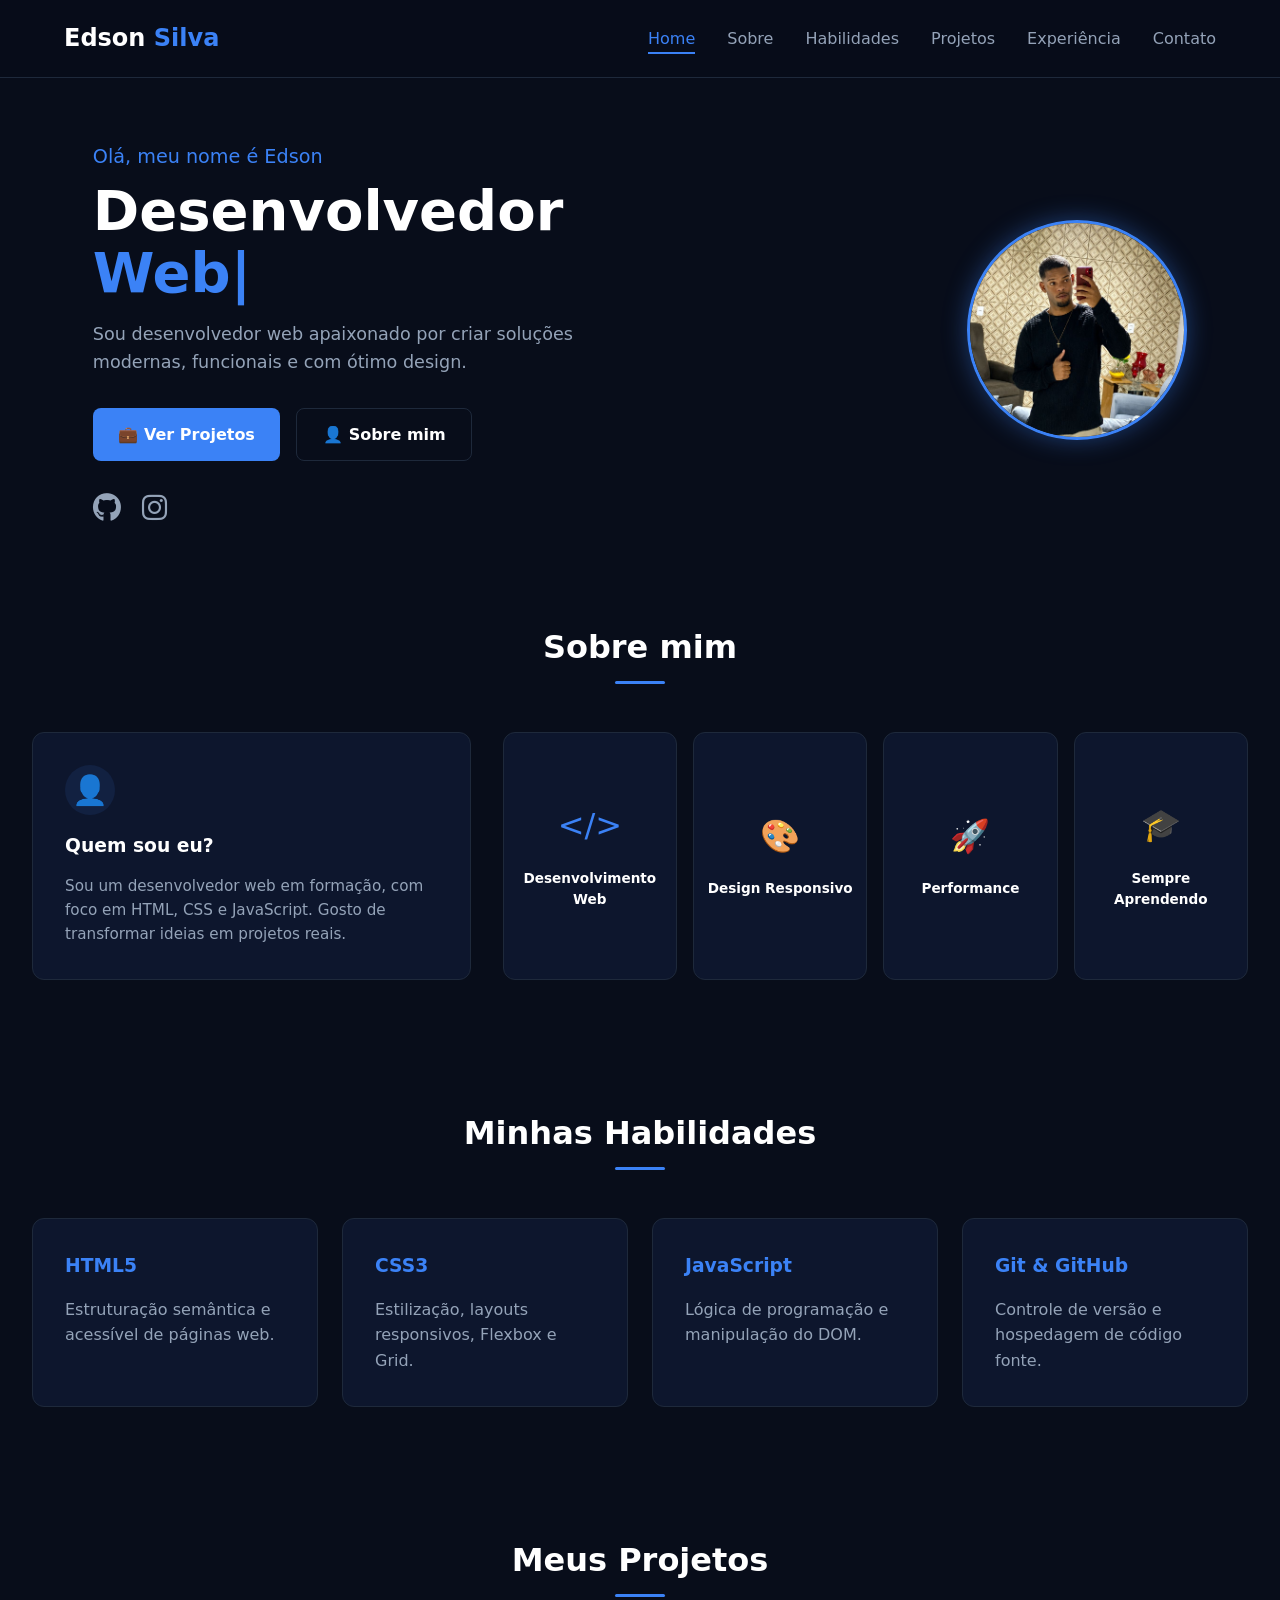
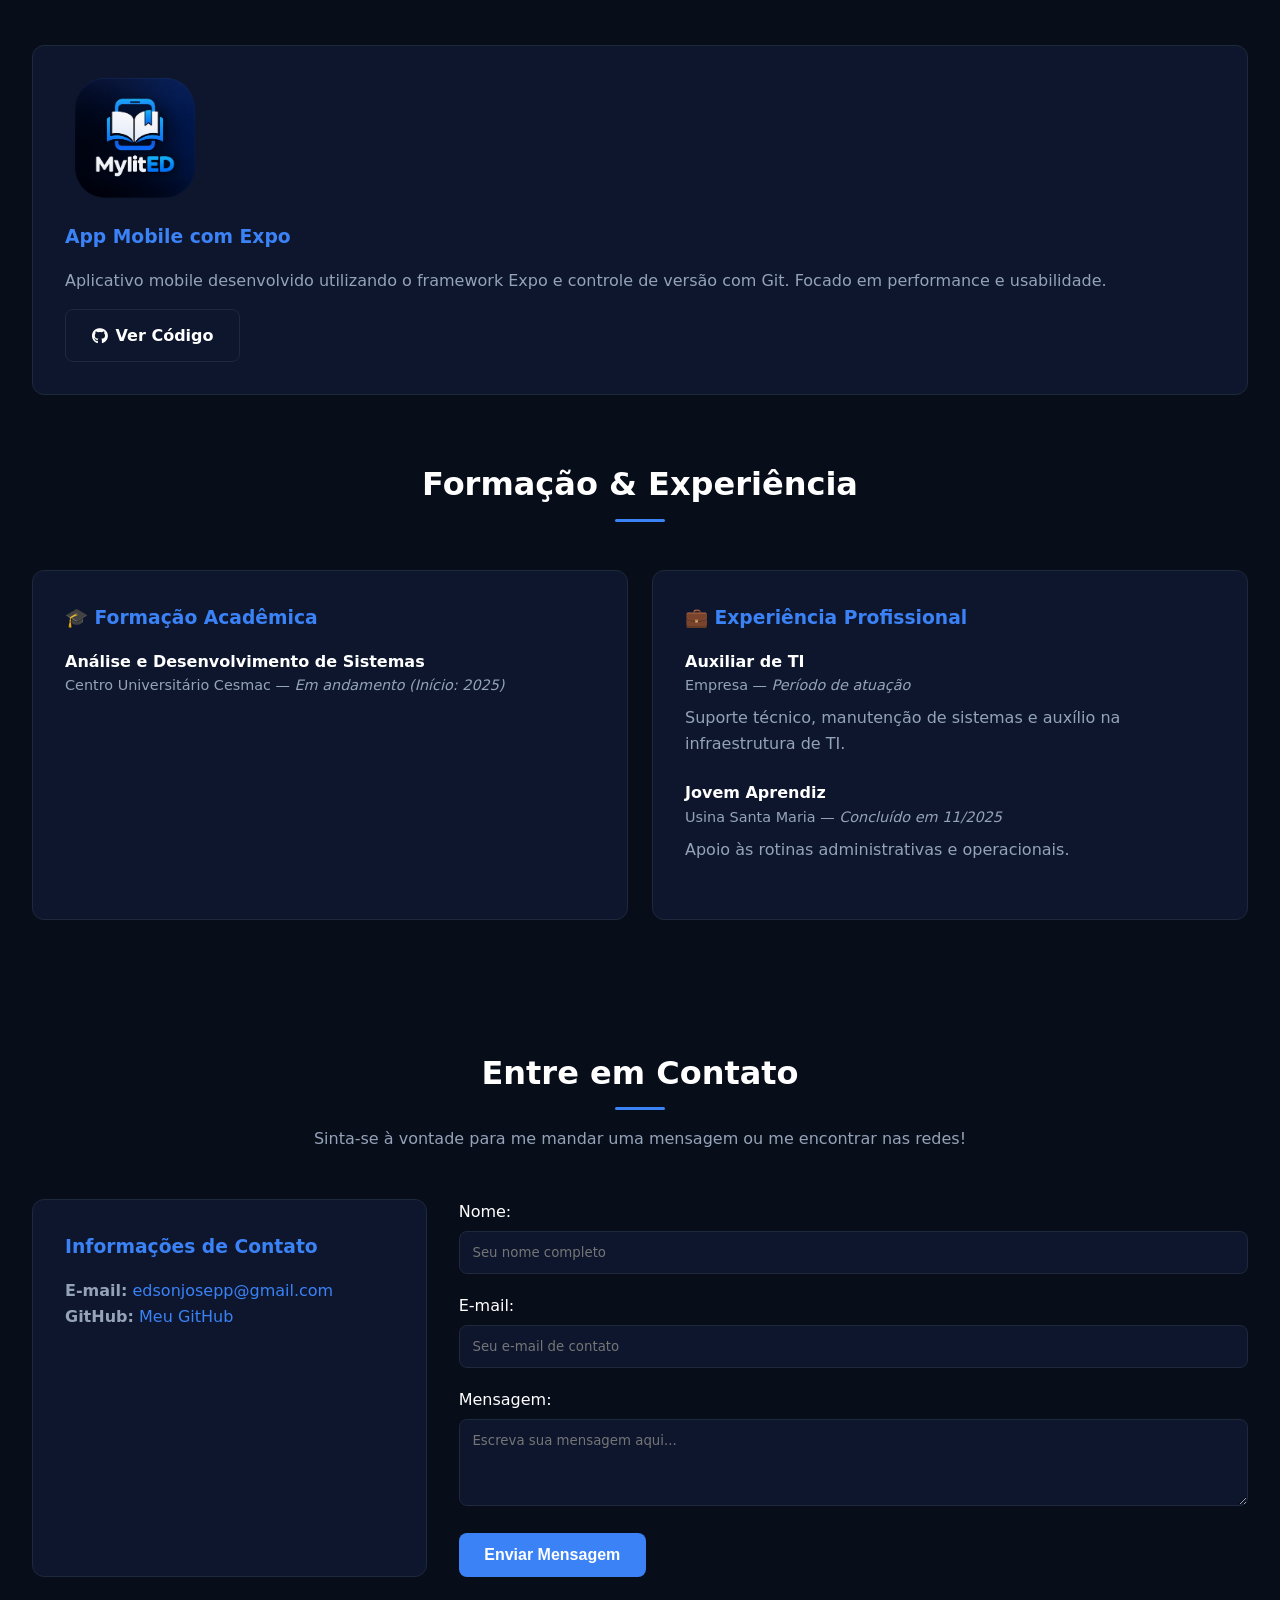
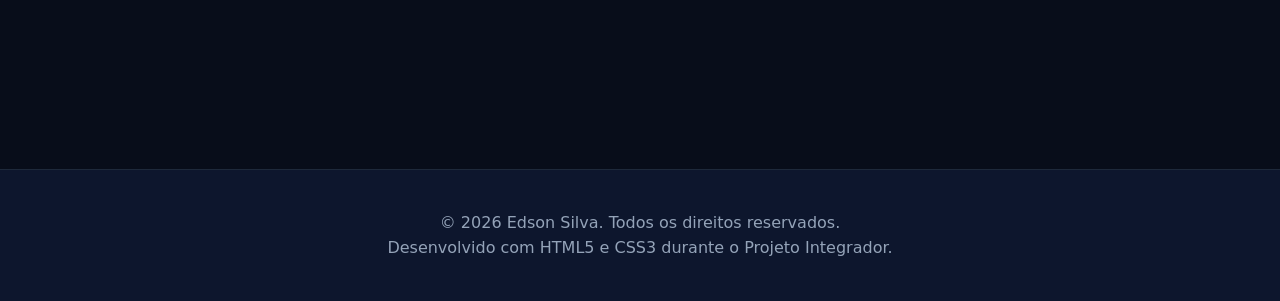
<file: index.html>
<!DOCTYPE html>
<html lang="pt-BR">
<head>
    <meta charset="UTF-8">
    <meta name="viewport" content="width=device-width, initial-scale=1.0">
    <title>Edson Silva | Portfólio</title>
    
    <!-- Link do Font Awesome para os ícones -->
    <link rel="stylesheet" href="https://cdnjs.cloudflare.com/ajax/libs/font-awesome/6.4.0/css/all.min.css">
    
    <!-- Link do seu arquivo CSS (Este é o que devolve a cor e o layout!) -->
    <link rel="stylesheet" href="style.css">
</head>
<body>

    <!-- NAVBAR / MENU DE NAVEGAÇÃO -->
    <header>
        <nav>
            <a href="#" class="logo">Edson <span>Silva</span></a>
            <ul>
                <li><a href="#home" class="active">Home</a></li>
                <li><a href="#sobre">Sobre</a></li>
                <li><a href="#habilidades">Habilidades</a></li>
                <li><a href="#projetos">Projetos</a></li>
                <li><a href="#experiencia">Experiência</a></li>
                <li><a href="#contato">Contato</a></li>
            </ul>
        </nav>
    </header>

    <main>
        <!-- SEÇÃO HOME / APRESENTAÇÃO -->
        <section id="home">
            <div class="home-content">
                <p class="saudacao">Olá, meu nome é Edson</p>
                <h1>Desenvolvedor <br><span class="destaque-blue">Web</span><span class="cursor">|</span></h1>
                <p class="descricao">Sou desenvolvedor web apaixonado por criar soluções modernas, funcionais e com ótimo design.</p>
                
                <div class="home-buttons">
                    <a href="#projetos" class="btn btn-primary">💼 Ver Projetos</a>
                    <a href="#sobre" class="btn btn-outline">👤 Sobre mim</a>
                </div>

                <div class="redes-sociais">
                    <a href="LINK_DO_SEU_GITHUB" target="_blank" class="icon-link">
                        <i class="fa-brands fa-github"></i>
                    </a>
                    <a href="https://www.instagram.com/edson.flh?stkn=YnhocXdoY2M0cG9u&utm_source=qr" target="_blank" class="icon-link">
                        <i class="fa-brands fa-instagram"></i>
                    </a>
                </div>
            </div>

            <div class="home-img">
                <img src="assets/images/perfil.jpg" alt="Foto de perfil de Edson">
            </div>
        </section>

        <!-- SEÇÃO SOBRE MIM -->
        <section id="sobre">
            <h2 class="titulo-secao">Sobre mim</h2>
            
            <div class="sobre-container">
                <div class="card-quem-sou">
                    <div class="icon-avatar">👤</div>
                    <h3>Quem sou eu?</h3>
                    <p>Sou um desenvolvedor web em formação, com foco em HTML, CSS e JavaScript. Gosto de transformar ideias em projetos reais.</p>
                </div>

                <div class="grid-diferenciais">
                    <div class="card-diferencial">
                        <span class="icon-card">&lt;/&gt;</span>
                        <h4>Desenvolvimento Web</h4>
                    </div>
                    <div class="card-diferencial">
                        <span class="icon-card">🎨</span>
                        <h4>Design Responsivo</h4>
                    </div>
                    <div class="card-diferencial">
                        <span class="icon-card">🚀</span>
                        <h4>Performance</h4>
                    </div>
                    <div class="card-diferencial">
                        <span class="icon-card">🎓</span>
                        <h4>Sempre Aprendendo</h4>
                    </div>
                </div>
            </div>
        </section>

        <!-- SEÇÃO HABILIDADES -->
        <section id="habilidades">
            <h2 class="titulo-secao">Minhas Habilidades</h2>

            <div class="grid-cards">
                <article class="card-item">
                    <h3>HTML5</h3>
                    <p>Estruturação semântica e acessível de páginas web.</p>
                </article>

                <article class="card-item">
                    <h3>CSS3</h3>
                    <p>Estilização, layouts responsivos, Flexbox e Grid.</p>
                </article>

                <article class="card-item">
                    <h3>JavaScript</h3>
                    <p>Lógica de programação e manipulação do DOM.</p>
                </article>

                <article class="card-item">
                    <h3>Git & GitHub</h3>
                    <p>Controle de versão e hospedagem de código fonte.</p>
                </article>
            </div>
        </section>

        <!-- SEÇÃO PROJETOS -->
        <section id="projetos">
            <h2 class="titulo-secao">Meus Projetos</h2>

            <!-- COLE O SEU NOVO PROJETO AQUI -->
               <article class="card-item card-projeto">
                    <img src="assets/images/mobile.png" alt="Logotipo do aplicativo MylitED">
                    
                    <h3>App Mobile com Expo</h3>
                    <p>Aplicativo mobile desenvolvido utilizando o framework Expo e controle de versão com Git. Focado em performance e usabilidade.</p>
                    
                    <div class="projeto-links">
                        <a href="https://github.com/Edson-Jose/MylitED" target="_blank" class="btn btn-outline">
                            <i class="fa-brands fa-github"></i> Ver Código
                        </a>
                    </div>
                </article>

                <!-- <article class="card-item card-projeto">
                    <img src="assets/images/projeto2.jpg" alt="Prévia do Projeto 2">
                    <h3>Projeto 2 — Nome do Projeto</h3>
                    <p>Descrição simples do que o projeto faz e qual problema ele resolve.</p>
                    <p class="techs"><strong>Tecnologias:</strong> HTML5, CSS3, JavaScript</p>
                    <div class="projeto-links">
                        <a href="#" target="_blank" class="btn btn-outline">Ver Código</a>
                        <a href="#" target="_blank" class="btn btn-primary">Ver Projeto</a>
                    </div>
                </article>
            </div>
        </section>

        <!-- SEÇÃO EXPERIÊNCIA E FORMAÇÃO -->
        <section id="experiencia">
            <h2 class="titulo-secao">Formação & Experiência</h2>

            <div class="grid-experiencias">
                <div class="card-item">
                    <h3>🎓 Formação Acadêmica</h3>
                    <ul class="lista-experiencia">
                        <li>
                            <h4>Análise e Desenvolvimento de Sistemas</h4>
                            <p class="subtitulo">Centro Universitário Cesmac — <em>Em andamento (Início: 2025)</em></p>
                        </li>
                    </ul>
                </div>

                <div class="card-item">
                    <h3>💼 Experiência Profissional</h3>
                    <ul class="lista-experiencia">
                        <li>
                            <h4>Auxiliar de TI</h4>
                            <p class="subtitulo">Empresa — <em>Período de atuação</em></p>
                            <p>Suporte técnico, manutenção de sistemas e auxílio na infraestrutura de TI.</p>
                        </li>
                        <li>
                            <h4>Jovem Aprendiz</h4>
                            <p class="subtitulo">Usina Santa Maria — <em>Concluído em 11/2025</em></p>
                            <p>Apoio às rotinas administrativas e operacionais.</p>
                        </li>
                    </ul>
                </div>
            </div>
        </section>

       <!-- SEÇÃO CONTATO -->
<section id="contato">
    <h2 class="titulo-secao">Entre em Contato</h2>
    <p class="subtitulo-contato">Sinta-se à vontade para me mandar uma mensagem ou me encontrar nas redes!</p>

    <div class="contato-container">
        <div class="card-item">
            <h3>Informações de Contato</h3>
            <p><strong>E-mail:</strong> <a href="mailto:edsonjosepp@gmail.com">edsonjosepp@gmail.com</a></p>
            <p><strong>GitHub:</strong> <a href="https://github.com/Edson-Jose" target="_blank">Meu GitHub</a></p>
        </div>

        <!-- Formulário Otimizado do FormSubmit -->
        <form class="form-contato" action="https://formsubmit.co/edsonjosepp@gmail.com" method="POST">
            <!-- 1. Desativa a tela de "Não sou um robô" (Captcha) -->
            <input type="hidden" name="_captcha" value="false">
            
            <!-- 2. Redireciona direto para a sua tela de sucesso no Live Server -->
            <input type="hidden" name="_next" value="https://edson-jose.github.io/Meu-Portfolio-/obrigado.html">
            
            <!-- 3. Define o assunto do e-mail que vai chegar para você -->
            <input type="hidden" name="_subject" value="Nova mensagem do seu Portfólio!">
            
            <!-- 4. Formata o e-mail para chegar com um visual mais bonito (tabela) -->
            <input type="hidden" name="_template" value="table">
            
            <div class="campo">
                <label for="nome">Nome:</label>
                <input type="text" id="nome" name="name" placeholder="Seu nome completo" required>
            </div>

            <div class="campo">
                <label for="email">E-mail:</label>
                <input type="email" id="email" name="email" placeholder="Seu e-mail de contato" required>
            </div>

            <div class="campo">
                <label for="mensagem">Mensagem:</label>
                <textarea id="mensagem" name="message" rows="4" placeholder="Escreva sua mensagem aqui..." required></textarea>
            </div>

            <button type="submit" class="btn btn-primary">Enviar Mensagem</button>
        </form>
    </div>
</section>
    </main>

    <!-- RODAPÉ -->
    <footer>
        <p>&copy; 2026 Edson Silva. Todos os direitos reservados.</p>
        <p>Desenvolvido com HTML5 e CSS3 durante o Projeto Integrador.</p>
    </footer>

</body>
</html>
</file>
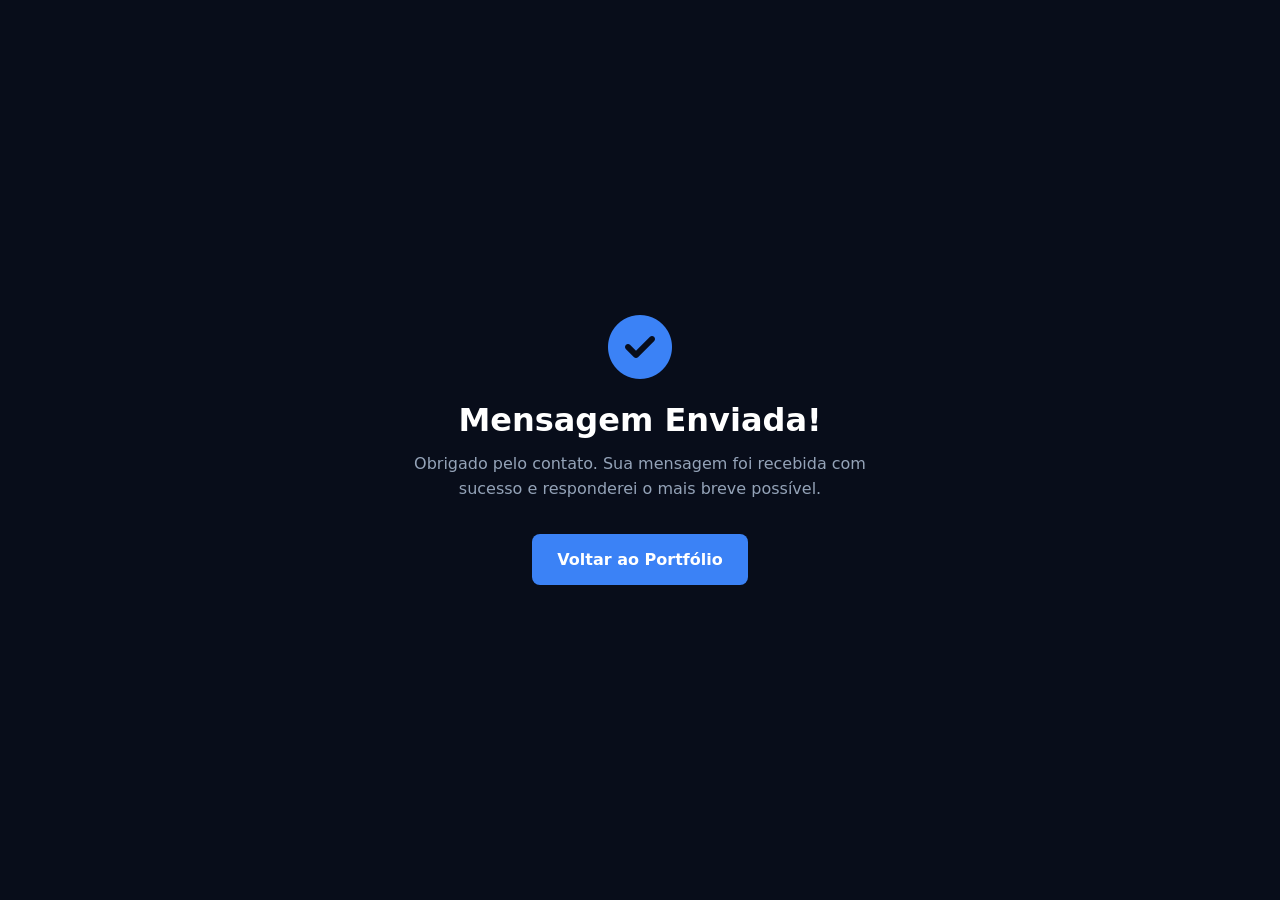
<file: obrigado.html>
<!DOCTYPE html>
<html lang="pt-BR">
<head>
    <meta charset="UTF-8">
    <meta name="viewport" content="width=device-width, initial-scale=1.0">
    <title>Mensagem Enviada | Edson Silva</title>
    <link rel="stylesheet" href="style.css">
    <link rel="stylesheet" href="https://cdnjs.cloudflare.com/ajax/libs/font-awesome/6.4.0/css/all.min.css">
    <style>
        .obrigado-container {
            min-height: 100vh;
            display: flex;
            flex-direction: column;
            align-items: center;
            justify-content: center;
            text-align: center;
            padding: 2rem;
            background-color: var(--bg-dark, #080d1a);
            color: #ffffff;
        }
        .icon-sucesso {
            font-size: 4rem;
            color: var(--primary, #3b82f6);
            margin-bottom: 1.5rem;
        }
        .obrigado-container h1 {
            font-size: 2rem;
            margin-bottom: 0.8rem;
        }
        .obrigado-container p {
            color: var(--text-gray, #94a3b8);
            margin-bottom: 2rem;
            max-width: 480px;
            line-height: 1.6;
        }
    </style>
</head>
<body>
    <div class="obrigado-container">
        <i class="fa-solid fa-circle-check icon-sucesso"></i>
        <h1>Mensagem Enviada!</h1>
        <p>Obrigado pelo contato. Sua mensagem foi recebida com sucesso e responderei o mais breve possível.</p>
        <a href="index.html" class="btn btn-primary">Voltar ao Portfólio</a>
    </div>
</body>
</html>
</file>
<file: style.css>
/* ==========================================================================
   1. CONFIGURAÇÕES GERAIS E VARIÁVEIS (TEMA ESCURO)
   ========================================================================== */
:root {
    --bg-dark: #080d1a;
    --bg-card: #0d162d;
    --bg-card-hover: #132042;
    --primary: #3b82f6;
    --primary-hover: #2563eb;
    --text-white: #ffffff;
    --text-gray: #94a3b8;
    --border-color: #1e293b;
    --font-family: 'Segoe UI', system-ui, -apple-system, sans-serif;
}

* {
    margin: 0;
    padding: 0;
    box-sizing: border-box;
}

html {
    scroll-behavior: smooth;
}

body {
    background-color: var(--bg-dark);
    color: var(--text-white);
    font-family: var(--font-family);
    line-height: 1.6;
}

main {
    max-width: 1440px; /* Aumentado de 1200px para expandir nas laterais */
    margin: 0 auto;
    padding: 0 2rem;
}

/* ==========================================================================
   2. NAVBAR
   ========================================================================== */
header {
    background-color: rgba(8, 13, 26, 0.9);
    backdrop-filter: blur(10px);
    position: sticky;
    top: 0;
    z-index: 1000;
    border-bottom: 1px solid var(--border-color);
}

nav {
    max-width: 1200px;
    margin: 0 auto;
    padding: 1.2rem 2rem;
    display: flex;
    justify-content: space-between;
    align-items: center;
}

.logo {
    font-size: 1.5rem;
    font-weight: bold;
    color: var(--text-white);
    text-decoration: none;
}

.logo span {
    color: var(--primary);
}

nav ul {
    display: flex;
    list-style: none;
    gap: 2rem;
}

nav ul a {
    color: var(--text-gray);
    text-decoration: none;
    font-weight: 500;
    transition: color 0.3s;
}

nav ul a:hover, nav ul a.active {
    color: var(--primary);
    border-bottom: 2px solid var(--primary);
    padding-bottom: 4px;
}


/* ==========================================================================
   3. SEÇÃO HOME
   ========================================================================== */
#home {
    min-height: auto; /* Remove a obrigação de ocupar a tela inteira à força */
    padding: 4rem 5% 2rem 5%; /* Reduz o espaço de cima (era 100vh, agora usa 4rem) */
    display: flex;
    flex-direction: row;
    align-items: center;
    justify-content: space-between;
    gap: 3rem;
    text-align: left;
}
.saudacao {
    color: var(--primary);
    font-size: 1.2rem;
    margin-bottom: 0.5rem;
}

h1 {
    font-size: 3.5rem;
    line-height: 1.1;
    margin-bottom: 1rem;
}

.destaque-blue {
    color: var(--primary);
}

.cursor {
    color: var(--primary);
    animation: piscar 1s infinite;
}

@keyframes piscar {
    0%, 100% { opacity: 1; }
    50% { opacity: 0; }
}

.descricao {
    color: var(--text-gray);
    font-size: 1.1rem;
    max-width: 500px;
    margin-bottom: 2rem;
}

/* BOTÕES DA HOME */
.home-buttons {
    display: flex;
    gap: 1rem;
    margin-bottom: 2rem;
}

.btn {
    padding: 0.8rem 1.6rem;
    border-radius: 8px;
    font-weight: 600;
    text-decoration: none;
    display: inline-flex;
    align-items: center;
    gap: 0.5rem;
    border: none;
    cursor: pointer;
    font-size: 1rem;
    transition: all 0.3s;
}

.btn-primary {
    background-color: var(--primary);
    color: var(--text-white);
}

.btn-primary:hover {
    background-color: var(--primary-hover);
}

.btn-outline {
    border: 1px solid var(--border-color);
    color: var(--text-white);
    background-color: transparent;
}

.btn-outline:hover {
    border-color: var(--primary);
    background-color: rgba(59, 130, 246, 0.1);
}

/* REDES SOCIAIS */
.social-links {
    display: flex;
    gap: 1.2rem;
}

.icon-link {
    margin-right: 1rem; /* Adiciona um espaço à direita de cada ícone */
    text-decoration: none; /* Garante que não apareça nenhum sublinhado */
    display: inline-block; /* Permite que a margem funcione corretamente */
}

.icon-link i {
    font-size: 1.8rem; /* Tamanho do ícone */
    color: var(--text-gray); /* Cor base */
    transition: color 0.3s, transform 0.3s;
}

.icon-link i:hover {
    color: var(--primary); /* Cor ao passar o mouse */
    transform: translateY(-3px);
}

/* FOTO DE PERFIL COM BORDA ILUMINADA */
.home-img img {
    width: 220px;
    height: 220px;
    border-radius: 50%;
    object-fit: cover;
    border: 3px solid var(--primary);
    box-shadow: 0 0 25px rgba(59, 130, 246, 0.4);
}

/* ==========================================================================
   4. TÍTULOS E ESTRUTURA GERAL DE SEÇÕES
   ========================================================================== */
section {
    padding: 4rem 0;
}

.titulo-secao {
    text-align: center;
    font-size: 2rem;
    margin-bottom: 3rem;
    position: relative;
}

.titulo-secao::after {
    content: '';
    display: block;
    width: 50px;
    height: 3px;
    background-color: var(--primary);
    margin: 0.5rem auto 0;
    border-radius: 2px;
}

/* ==========================================================================
   5. SEÇÃO SOBRE MIM
   ========================================================================== */
.sobre-container {
    display: flex; /* Usamos Flexbox aqui para garantir que fique lado a lado com segurança */
    gap: 2rem;
    align-items: stretch;
    width: 100%;
}

.card-quem-sou {
    background-color: var(--bg-card);
    padding: 2rem;
    border-radius: 12px;
    border: 1px solid var(--border-color);
    flex: 1; /* Ocupa 1 parte do espaço */
    min-width: 280px;
}

.icon-avatar {
    font-size: 1.8rem;
    background-color: rgba(59, 130, 246, 0.1);
    width: 50px;
    height: 50px;
    display: flex;
    align-items: center;
    justify-content: center;
    border-radius: 50%;
    margin-bottom: 1rem;
}

.card-quem-sou h3 {
    margin-bottom: 0.8rem;
}

.card-quem-sou p {
    color: var(--text-gray);
    font-size: 0.95rem;
}

/* OS 4 CARDS LADO A LADO EM COLUNAS */
.grid-diferenciais {
    display: flex; /* Força os 4 cards a ficarem estritamente em linha horizontal */
    gap: 1rem;
    flex: 2; /* Ocupa 2 partes do espaço, ficando maior que o 'Quem sou eu' */
}

.card-diferencial {
    background-color: var(--bg-card);
    padding: 1.5rem 0.5rem;
    border-radius: 12px;
    border: 1px solid var(--border-color);
    text-align: center;
    display: flex;
    flex-direction: column;
    align-items: center;
    justify-content: center;
    flex: 1; /* Cada um dos 4 cards divide o espaço igualmente */
    min-width: 0; /* Impede que o conteúdo estoure o card */
    transition: transform 0.3s, border-color 0.3s;
}

.card-diferencial:hover {
    transform: translateY(-5px);
    border-color: var(--primary);
    background-color: var(--bg-card-hover);
}

.icon-card {
    font-size: 2rem;
    color: var(--primary);
    margin-bottom: 1rem;
}

.card-diferencial h4 {
    font-size: 0.85rem;
    font-weight: 600;
}

/* ==========================================================================
   6. CARDS GERAIS (HABILIDADES, PROJETOS E EXPERIÊNCIA)
   ========================================================================== */
.grid-cards, .grid-experiencias {
    display: grid;
    grid-template-columns: repeat(auto-fit, minmax(250px, 1fr));
    gap: 1.5rem;
}

.card-item {
    background-color: var(--bg-card);
    padding: 2rem;
    border-radius: 12px;
    border: 1px solid var(--border-color);
    transition: transform 0.3s;
}

.card-item:hover {
    transform: translateY(-5px);
}

.card-item h3 {
    color: var(--primary);
    margin-bottom: 1rem;
}

.card-item p {
    color: var(--text-gray);
}

/* PROJETOS */
.card-projeto img {
    max-width: 120px;
    height: auto;
    display: block;
    margin: 0 0 1.5rem 10px;
    border-radius: 24px;
}

.card-projeto .techs {
    margin: 1rem 0;
    font-size: 0.9rem;
}

.projeto-links {
    display: flex;
    gap: 0.8rem;
    margin-top: 1rem;
}

/* LISTA DE EXPERIÊNCIAS */
.lista-experiencia {
    list-style: none;
}

.lista-experiencia li {
    margin-bottom: 1.5rem;
}

.lista-experiencia h4 {
    color: var(--text-white);
}

.lista-experiencia .subtitulo {
    font-size: 0.9rem;
    margin-bottom: 0.5rem;
}

/* ==========================================================================
   7. FORMULÁRIO E CONTATO
   ========================================================================== */
.subtitulo-contato {
    text-align: center;
    color: var(--text-gray);
    margin-top: -2rem;
    margin-bottom: 3rem;
}

.contato-container {
    display: grid;
    grid-template-columns: 1fr 2fr;
    gap: 2rem;
}

.contato-container a {
    color: var(--primary);
    text-decoration: none;
}

.form-contato .campo {
    margin-bottom: 1.2rem;
}

.form-contato label {
    display: block;
    margin-bottom: 0.4rem;
    font-weight: 500;
}

.form-contato input, .form-contato textarea {
    width: 100%;
    padding: 0.8rem;
    background-color: var(--bg-card);
    border: 1px solid var(--border-color);
    border-radius: 8px;
    color: var(--text-white);
    font-family: inherit;
}

.form-contato input:focus, .form-contato textarea:focus {
    outline: none;
    border-color: var(--primary);
}

/* ==========================================================================
   8. RODAPÉ
   ========================================================================== */
footer {
    text-align: center;
    padding: 2.5rem;
    background-color: var(--bg-card);
    border-top: 1px solid var(--border-color);
    color: var(--text-gray);
    margin-top: 4rem;
}

/* ==========================================================================
   9. RESPONSIVIDADE
   ========================================================================== */
@media (max-width: 992px) {
    .sobre-container, .contato-container {
        grid-template-columns: 1fr;
    }

    .grid-diferenciais {
        grid-template-columns: repeat(2, 1fr);
    }
}

nav {
    max-width: 100%; /* Remove o limite e faz ocupar toda a tela */
    padding: 1.2rem 5%; /* Empurra a logo e o menu para as pontas */
    display: flex;
    justify-content: space-between;
    align-items: center;
}

    @media (max-width: 768px) {
    #home {
        flex-direction: column-reverse;
        text-align: center;
        padding-top: 2rem;
    }

    .home-content {
        display: flex;
        flex-direction: column;
        align-items: center;
    }
}

    .grid-diferenciais {
        grid-template-columns: 1fr;
    }
</file>
